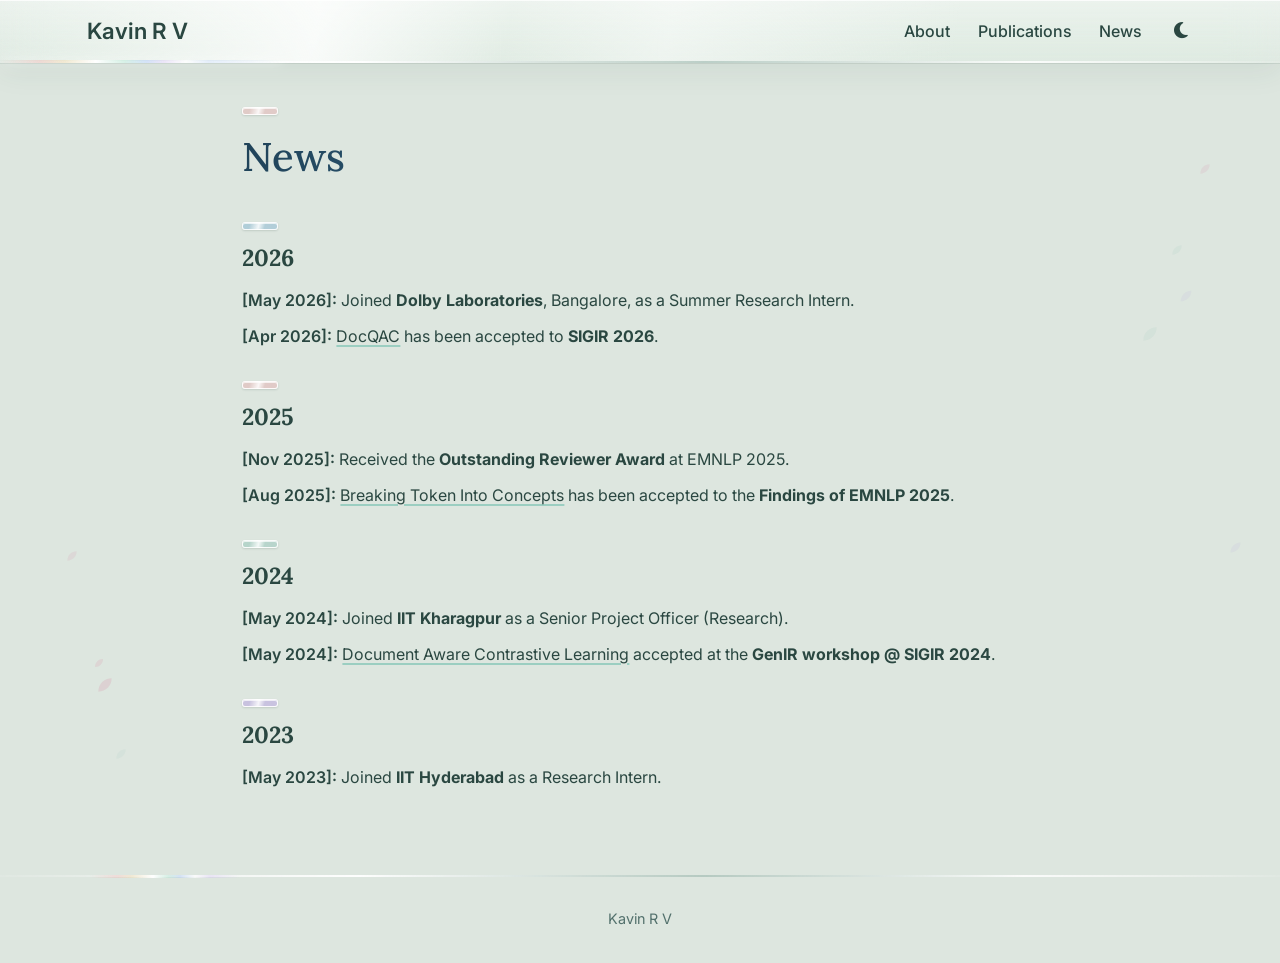
<file: news.html>
<!DOCTYPE html>
<html lang="en">
<head>
  <meta charset="UTF-8">
  <meta name="viewport" content="width=device-width, initial-scale=1.0">
  <title>News · Kavin R V</title>
  <meta name="description" content="News and updates from Kavin R V.">
  <link rel="icon" href="data:image/svg+xml,<svg xmlns='http://www.w3.org/2000/svg' viewBox='0 0 100 100'><circle cx='50' cy='50' r='48' fill='%23C0E1D2'/><text x='50' y='68' font-size='52' text-anchor='middle' fill='%232C4A44' font-family='Georgia,serif'>K</text></svg>">
  <script>try{var t=localStorage.getItem('theme');if(t)document.documentElement.setAttribute('data-theme',t);}catch(e){}</script>
  <link rel="preconnect" href="https://fonts.googleapis.com">
  <link rel="preconnect" href="https://fonts.gstatic.com" crossorigin>
  <link href="https://fonts.googleapis.com/css2?family=Inter:wght@400;500;600;700&family=Lora:ital,wght@0,400;0,500;0,600;1,400&display=swap" rel="stylesheet">
  <link rel="stylesheet" href="https://cdnjs.cloudflare.com/ajax/libs/font-awesome/6.5.2/css/all.min.css">
  <link rel="stylesheet" href="css/style.css">
</head>
<body>

  <header class="navbar">
    <div class="nav-inner">
      <a class="brand" href="index.html"><span>Kavin R V</span></a>
      <nav class="nav-links" aria-label="Main">
        <a href="index.html#about">About</a>
        <a href="index.html#publications">Publications</a>
        <a href="news.html">News</a>
        <button id="theme-toggle" type="button" aria-label="Toggle dark mode"><i class="fa-solid fa-moon"></i></button>
      </nav>
    </div>
  </header>

  <div class="petals page-petals" aria-hidden="true">
    <svg class="petal teal u1" viewBox="0 0 24 24"><path d="M20 4C20 13 13 20 4 20 4 11 11 4 20 4Z"/></svg>
    <svg class="petal u2" viewBox="0 0 24 24"><path d="M20 4C20 13 13 20 4 20 4 11 11 4 20 4Z"/></svg>
    <svg class="petal u3" viewBox="0 0 24 24"><path d="M20 4C20 13 13 20 4 20 4 11 11 4 20 4Z"/></svg>
    <svg class="petal lav u4" viewBox="0 0 24 24"><path d="M20 4C20 13 13 20 4 20 4 11 11 4 20 4Z"/></svg>
    <svg class="petal teal u5" viewBox="0 0 24 24"><path d="M20 4C20 13 13 20 4 20 4 11 11 4 20 4Z"/></svg>
    <svg class="petal u6" viewBox="0 0 24 24"><path d="M20 4C20 13 13 20 4 20 4 11 11 4 20 4Z"/></svg>
    <svg class="petal u7" viewBox="0 0 24 24"><path d="M20 4C20 13 13 20 4 20 4 11 11 4 20 4Z"/></svg>
    <svg class="petal lav u8" viewBox="0 0 24 24"><path d="M20 4C20 13 13 20 4 20 4 11 11 4 20 4Z"/></svg>
    <svg class="petal teal u9" viewBox="0 0 24 24"><path d="M20 4C20 13 13 20 4 20 4 11 11 4 20 4Z"/></svg>
  </div>

  <main class="container news-page">
    <h1 class="page-title serif">News</h1>

    <div id="news-page-list">
      <!-- Rendered from js/data.js — edit news there once for both pages. -->
      <noscript><p>The news list needs JavaScript; you can also read it in <code>js/data.js</code>.</p></noscript>
    </div>

  </main>

  <footer>Kavin R V</footer>

  <script src="js/data.js"></script>
  <script src="js/main.js"></script>
</body>
</html>
</file>
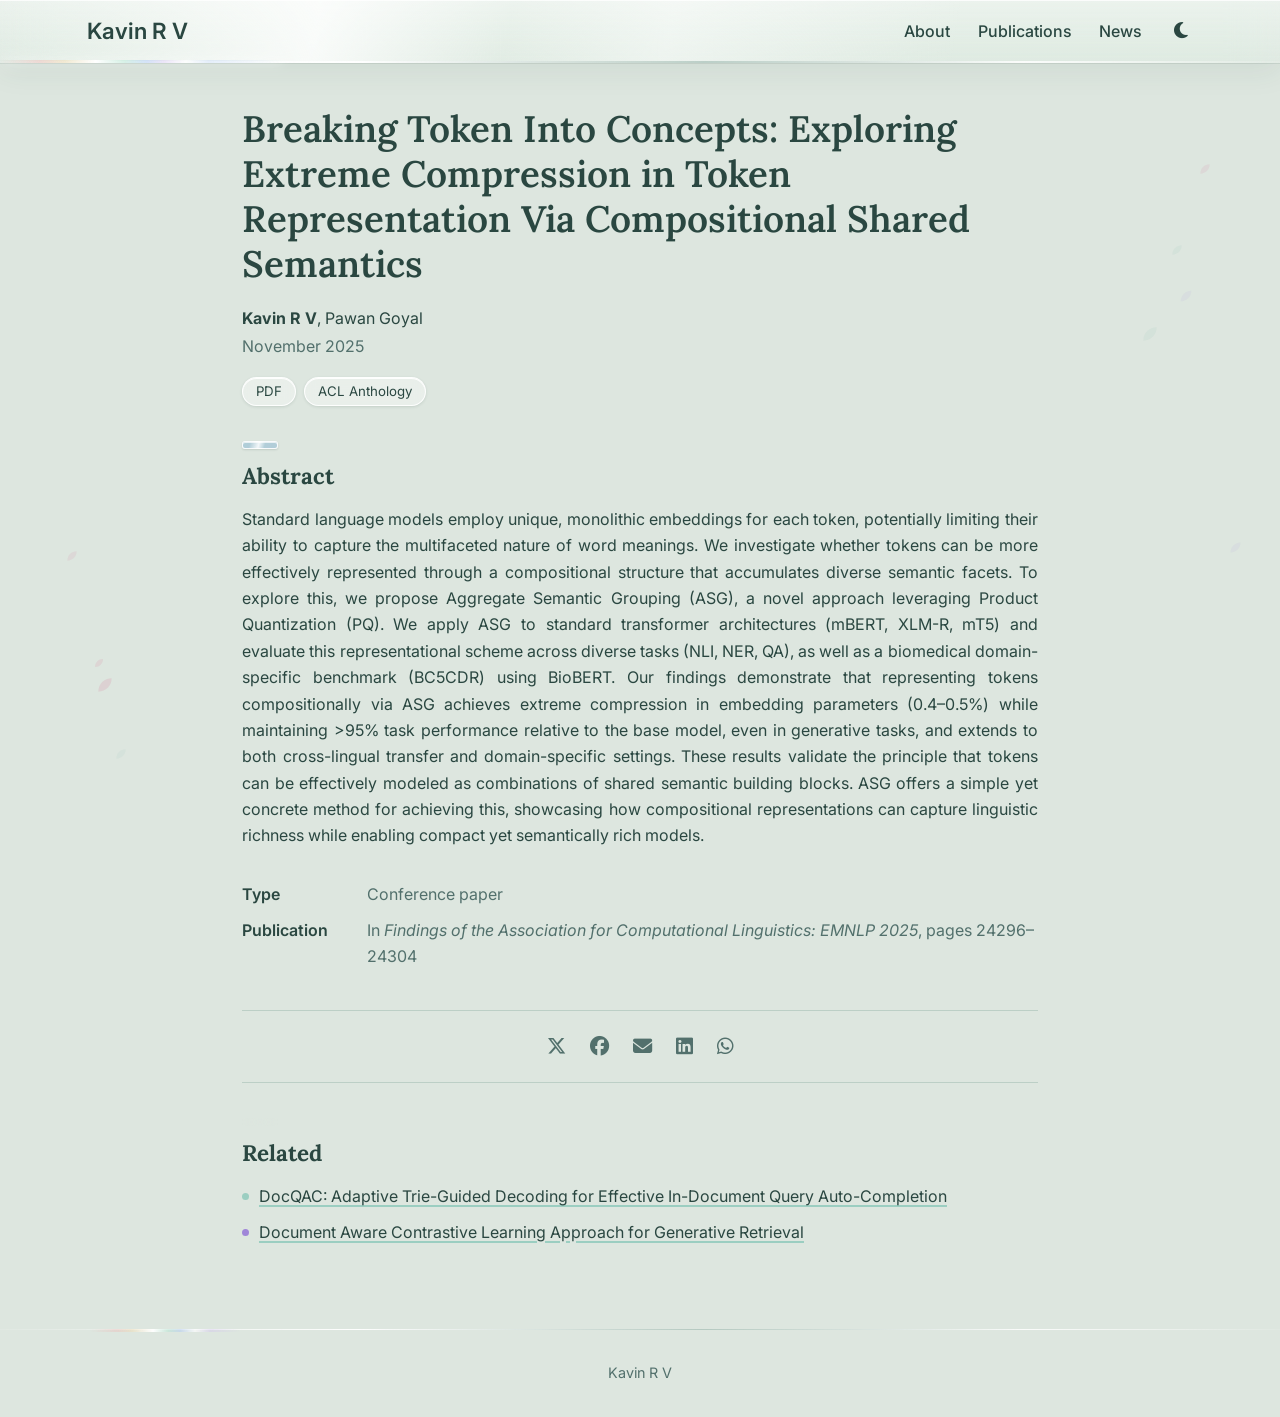
<file: publications/breaking-tokens.html>
<!DOCTYPE html>
<html lang="en">
<head>
  <meta charset="UTF-8">
  <meta name="viewport" content="width=device-width, initial-scale=1.0">
  <title>Breaking Token Into Concepts · Kavin R V</title>
  <meta name="description" content="Breaking Token Into Concepts: Exploring Extreme Compression in Token Representation Via Compositional Shared Semantics — Findings of EMNLP 2025.">
  <link rel="icon" href="data:image/svg+xml,<svg xmlns='http://www.w3.org/2000/svg' viewBox='0 0 100 100'><circle cx='50' cy='50' r='48' fill='%23C0E1D2'/><text x='50' y='68' font-size='52' text-anchor='middle' fill='%232C4A44' font-family='Georgia,serif'>K</text></svg>">
  <script>try{var t=localStorage.getItem('theme');if(t)document.documentElement.setAttribute('data-theme',t);}catch(e){}</script>
  <link rel="preconnect" href="https://fonts.googleapis.com">
  <link rel="preconnect" href="https://fonts.gstatic.com" crossorigin>
  <link href="https://fonts.googleapis.com/css2?family=Inter:wght@400;500;600;700&family=Lora:ital,wght@0,400;0,500;0,600;1,400&display=swap" rel="stylesheet">
  <link rel="stylesheet" href="https://cdnjs.cloudflare.com/ajax/libs/font-awesome/6.5.2/css/all.min.css">
  <link rel="stylesheet" href="../css/style.css">
</head>
<body>

  <header class="navbar">
    <div class="nav-inner">
      <a class="brand" href="../index.html"><span>Kavin R V</span></a>
      <nav class="nav-links" aria-label="Main">
        <a href="../index.html#about">About</a>
        <a href="../index.html#publications">Publications</a>
        <a href="../news.html">News</a>
        <button id="theme-toggle" type="button" aria-label="Toggle dark mode"><i class="fa-solid fa-moon"></i></button>
      </nav>
    </div>
  </header>

  <div class="petals page-petals" aria-hidden="true">
    <svg class="petal teal u1" viewBox="0 0 24 24"><path d="M20 4C20 13 13 20 4 20 4 11 11 4 20 4Z"/></svg>
    <svg class="petal u2" viewBox="0 0 24 24"><path d="M20 4C20 13 13 20 4 20 4 11 11 4 20 4Z"/></svg>
    <svg class="petal u3" viewBox="0 0 24 24"><path d="M20 4C20 13 13 20 4 20 4 11 11 4 20 4Z"/></svg>
    <svg class="petal lav u4" viewBox="0 0 24 24"><path d="M20 4C20 13 13 20 4 20 4 11 11 4 20 4Z"/></svg>
    <svg class="petal teal u5" viewBox="0 0 24 24"><path d="M20 4C20 13 13 20 4 20 4 11 11 4 20 4Z"/></svg>
    <svg class="petal u6" viewBox="0 0 24 24"><path d="M20 4C20 13 13 20 4 20 4 11 11 4 20 4Z"/></svg>
    <svg class="petal u7" viewBox="0 0 24 24"><path d="M20 4C20 13 13 20 4 20 4 11 11 4 20 4Z"/></svg>
    <svg class="petal lav u8" viewBox="0 0 24 24"><path d="M20 4C20 13 13 20 4 20 4 11 11 4 20 4Z"/></svg>
    <svg class="petal teal u9" viewBox="0 0 24 24"><path d="M20 4C20 13 13 20 4 20 4 11 11 4 20 4Z"/></svg>
  </div>

  <main class="container paper">
    <h1 class="paper-title serif">Breaking Token Into Concepts: Exploring Extreme Compression in Token Representation Via Compositional Shared Semantics</h1>
    <p class="paper-authors"><strong>Kavin R V</strong>, Pawan Goyal</p>
    <p class="paper-date">November 2025</p>

    <div class="pub-links">
      <a class="btn-sm" href="https://aclanthology.org/2025.findings-emnlp.1319.pdf" target="_blank" rel="noopener">PDF</a>
      <a class="btn-sm" href="https://aclanthology.org/2025.findings-emnlp.1319/" target="_blank" rel="noopener">ACL Anthology</a>
    </div>

    <h2>Abstract</h2>
    <p class="abstract">
      Standard language models employ unique, monolithic embeddings for each token, potentially limiting
      their ability to capture the multifaceted nature of word meanings. We investigate whether tokens
      can be more effectively represented through a compositional structure that accumulates diverse
      semantic facets. To explore this, we propose Aggregate Semantic Grouping (ASG), a novel approach
      leveraging Product Quantization (PQ). We apply ASG to standard transformer architectures (mBERT,
      XLM-R, mT5) and evaluate this representational scheme across diverse tasks (NLI, NER, QA), as well
      as a biomedical domain-specific benchmark (BC5CDR) using BioBERT. Our findings demonstrate that
      representing tokens compositionally via ASG achieves extreme compression in embedding parameters
      (0.4&ndash;0.5%) while maintaining &gt;95% task performance relative to the base model, even in
      generative tasks, and extends to both cross-lingual transfer and domain-specific settings. These
      results validate the principle that tokens can be effectively modeled as combinations of shared
      semantic building blocks. ASG offers a simple yet concrete method for achieving this, showcasing
      how compositional representations can capture linguistic richness while enabling compact yet
      semantically rich models.
    </p>

    <table class="meta">
      <tr><th>Type</th><td>Conference paper</td></tr>
      <tr><th>Publication</th><td>In <em>Findings of the Association for Computational Linguistics: EMNLP 2025</em>, pages 24296&ndash;24304</td></tr>
    </table>

    <div class="share" aria-label="Share this paper">
      <a data-share="twitter" href="#" aria-label="Share on X"><i class="fa-brands fa-x-twitter"></i></a>
      <a data-share="facebook" href="#" aria-label="Share on Facebook"><i class="fa-brands fa-facebook"></i></a>
      <a data-share="email" href="#" aria-label="Share by email"><i class="fa-solid fa-envelope"></i></a>
      <a data-share="linkedin" href="#" aria-label="Share on LinkedIn"><i class="fa-brands fa-linkedin"></i></a>
      <a data-share="whatsapp" href="#" aria-label="Share on WhatsApp"><i class="fa-brands fa-whatsapp"></i></a>
    </div>

    <h2>Related</h2>
    <ul class="related-list">
      <li><a href="docqac.html">DocQAC: Adaptive Trie-Guided Decoding for Effective In-Document Query Auto-Completion</a></li>
      <li><a href="document-aware.html">Document Aware Contrastive Learning Approach for Generative Retrieval</a></li>
    </ul>
  </main>

  <footer>Kavin R V</footer>

  <script src="../js/main.js"></script>
</body>
</html>
</file>
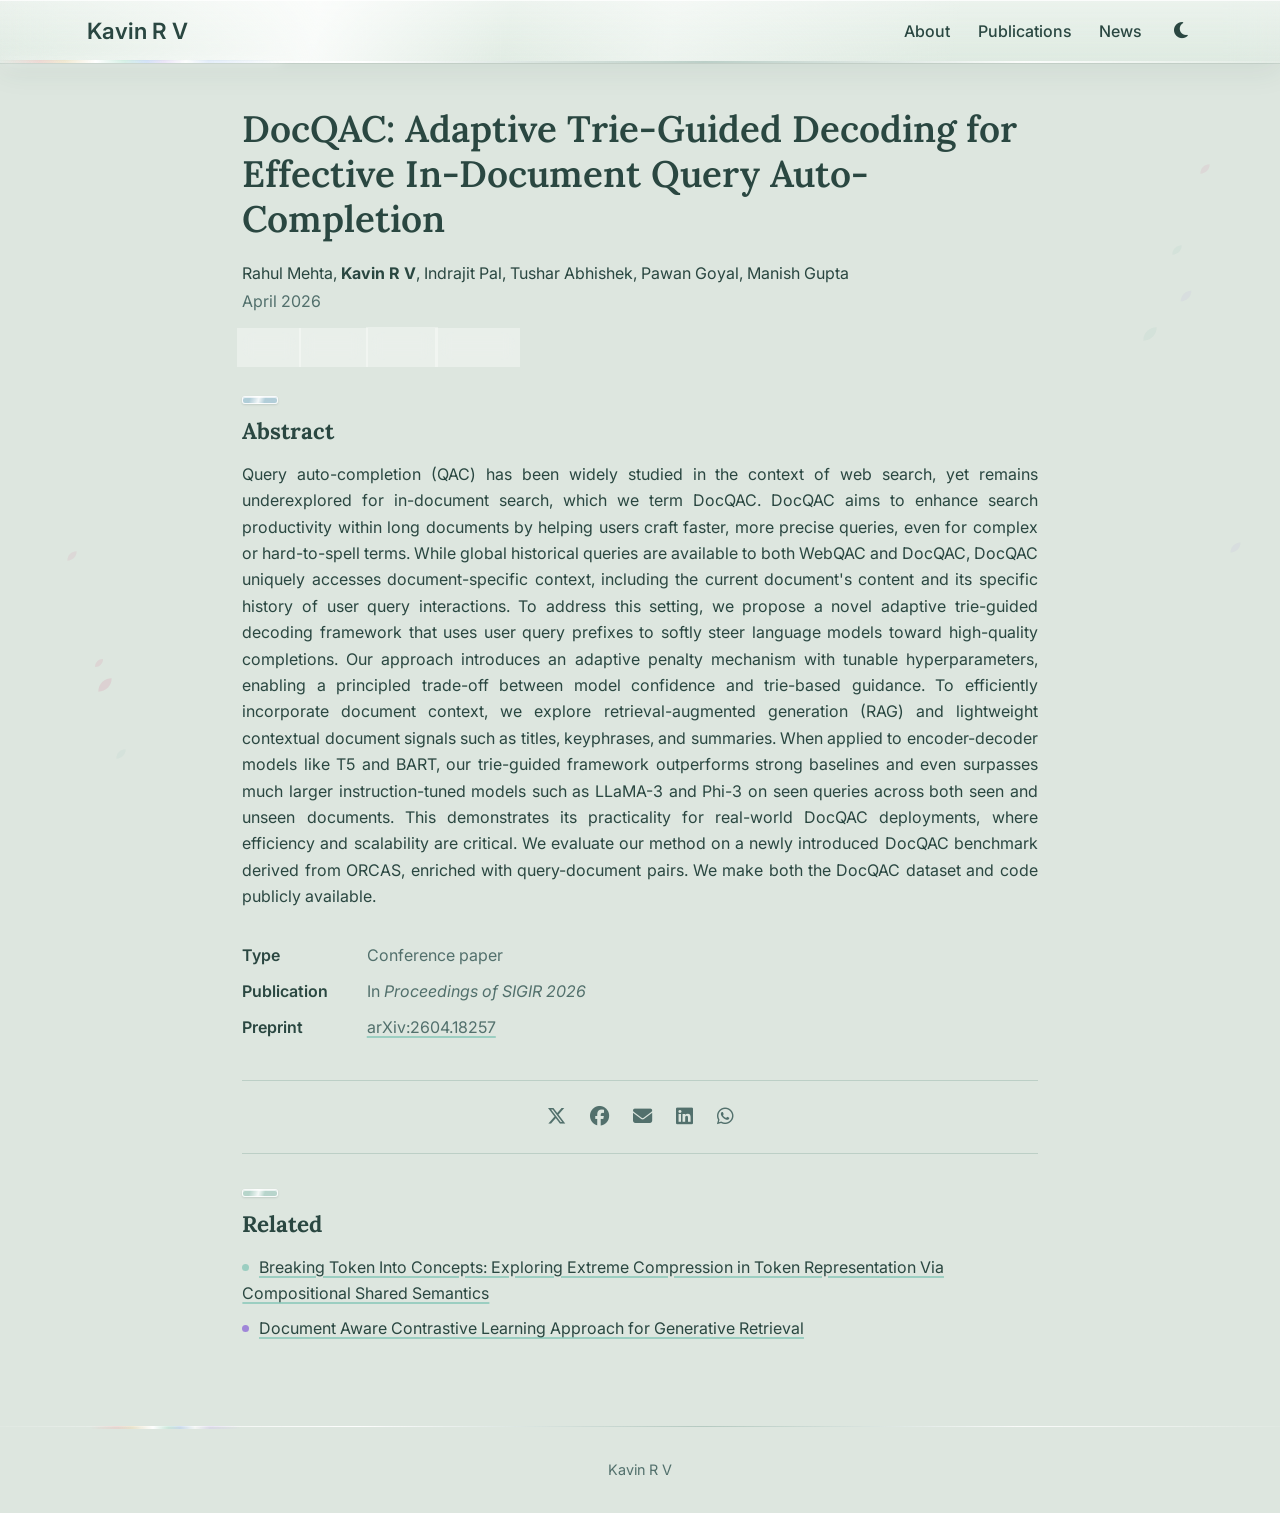
<file: publications/docqac.html>
<!DOCTYPE html>
<html lang="en">
<head>
  <meta charset="UTF-8">
  <meta name="viewport" content="width=device-width, initial-scale=1.0">
  <title>DocQAC: Adaptive Trie-Guided Decoding for Effective In-Document Query Auto-Completion · Kavin R V</title>
  <meta name="description" content="DocQAC: Adaptive Trie-Guided Decoding for Effective In-Document Query Auto-Completion — SIGIR 2026.">
  <link rel="icon" href="data:image/svg+xml,<svg xmlns='http://www.w3.org/2000/svg' viewBox='0 0 100 100'><circle cx='50' cy='50' r='48' fill='%23C0E1D2'/><text x='50' y='68' font-size='52' text-anchor='middle' fill='%232C4A44' font-family='Georgia,serif'>K</text></svg>">
  <script>try{var t=localStorage.getItem('theme');if(t)document.documentElement.setAttribute('data-theme',t);}catch(e){}</script>
  <link rel="preconnect" href="https://fonts.googleapis.com">
  <link rel="preconnect" href="https://fonts.gstatic.com" crossorigin>
  <link href="https://fonts.googleapis.com/css2?family=Inter:wght@400;500;600;700&family=Lora:ital,wght@0,400;0,500;0,600;1,400&display=swap" rel="stylesheet">
  <link rel="stylesheet" href="https://cdnjs.cloudflare.com/ajax/libs/font-awesome/6.5.2/css/all.min.css">
  <link rel="stylesheet" href="../css/style.css">
</head>
<body>

  <header class="navbar">
    <div class="nav-inner">
      <a class="brand" href="../index.html"><span>Kavin R V</span></a>
      <nav class="nav-links" aria-label="Main">
        <a href="../index.html#about">About</a>
        <a href="../index.html#publications">Publications</a>
        <a href="../news.html">News</a>
        <button id="theme-toggle" type="button" aria-label="Toggle dark mode"><i class="fa-solid fa-moon"></i></button>
      </nav>
    </div>
  </header>

  <div class="petals page-petals" aria-hidden="true">
    <svg class="petal teal u1" viewBox="0 0 24 24"><path d="M20 4C20 13 13 20 4 20 4 11 11 4 20 4Z"/></svg>
    <svg class="petal u2" viewBox="0 0 24 24"><path d="M20 4C20 13 13 20 4 20 4 11 11 4 20 4Z"/></svg>
    <svg class="petal u3" viewBox="0 0 24 24"><path d="M20 4C20 13 13 20 4 20 4 11 11 4 20 4Z"/></svg>
    <svg class="petal lav u4" viewBox="0 0 24 24"><path d="M20 4C20 13 13 20 4 20 4 11 11 4 20 4Z"/></svg>
    <svg class="petal teal u5" viewBox="0 0 24 24"><path d="M20 4C20 13 13 20 4 20 4 11 11 4 20 4Z"/></svg>
    <svg class="petal u6" viewBox="0 0 24 24"><path d="M20 4C20 13 13 20 4 20 4 11 11 4 20 4Z"/></svg>
    <svg class="petal u7" viewBox="0 0 24 24"><path d="M20 4C20 13 13 20 4 20 4 11 11 4 20 4Z"/></svg>
    <svg class="petal lav u8" viewBox="0 0 24 24"><path d="M20 4C20 13 13 20 4 20 4 11 11 4 20 4Z"/></svg>
    <svg class="petal teal u9" viewBox="0 0 24 24"><path d="M20 4C20 13 13 20 4 20 4 11 11 4 20 4Z"/></svg>
  </div>

  <main class="container paper">
    <h1 class="paper-title serif">DocQAC: Adaptive Trie-Guided Decoding for Effective In-Document Query Auto-Completion</h1>
    <p class="paper-authors">Rahul Mehta, <strong>Kavin R V</strong>, Indrajit Pal, Tushar Abhishek, Pawan Goyal, Manish Gupta</p>
    <p class="paper-date">April 2026</p>

    <div class="pub-links">
      <a class="btn-sm" href="https://arxiv.org/pdf/2604.18257" target="_blank" rel="noopener">PDF</a>
      <a class="btn-sm" href="https://arxiv.org/abs/2604.18257" target="_blank" rel="noopener">arXiv</a>
      <a class="btn-sm" href="https://github.com/rahcode7/DocQAC" target="_blank" rel="noopener">Code</a>
      <a class="btn-sm" href="https://bit.ly/3IGEkbH" target="_blank" rel="noopener">Dataset</a>
    </div>

    <h2>Abstract</h2>
    <p class="abstract">
      Query auto-completion (QAC) has been widely studied in the context of web search, yet remains
      underexplored for in-document search, which we term DocQAC. DocQAC aims to enhance search
      productivity within long documents by helping users craft faster, more precise queries, even for
      complex or hard-to-spell terms. While global historical queries are available to both WebQAC and
      DocQAC, DocQAC uniquely accesses document-specific context, including the current document's
      content and its specific history of user query interactions. To address this setting, we propose a
      novel adaptive trie-guided decoding framework that uses user query prefixes to softly steer
      language models toward high-quality completions. Our approach introduces an adaptive penalty
      mechanism with tunable hyperparameters, enabling a principled trade-off between model confidence
      and trie-based guidance. To efficiently incorporate document context, we explore
      retrieval-augmented generation (RAG) and lightweight contextual document signals such as titles,
      keyphrases, and summaries. When applied to encoder-decoder models like T5 and BART, our
      trie-guided framework outperforms strong baselines and even surpasses much larger
      instruction-tuned models such as LLaMA-3 and Phi-3 on seen queries across both seen and unseen
      documents. This demonstrates its practicality for real-world DocQAC deployments, where efficiency
      and scalability are critical. We evaluate our method on a newly introduced DocQAC benchmark
      derived from ORCAS, enriched with query-document pairs. We make both the DocQAC dataset and code
      publicly available.
    </p>

    <table class="meta">
      <tr><th>Type</th><td>Conference paper</td></tr>
      <tr><th>Publication</th><td>In <em>Proceedings of SIGIR 2026</em></td></tr>
      <tr><th>Preprint</th><td><a href="https://arxiv.org/abs/2604.18257" target="_blank" rel="noopener">arXiv:2604.18257</a></td></tr>
    </table>

    <div class="share" aria-label="Share this paper">
      <a data-share="twitter" href="#" aria-label="Share on X"><i class="fa-brands fa-x-twitter"></i></a>
      <a data-share="facebook" href="#" aria-label="Share on Facebook"><i class="fa-brands fa-facebook"></i></a>
      <a data-share="email" href="#" aria-label="Share by email"><i class="fa-solid fa-envelope"></i></a>
      <a data-share="linkedin" href="#" aria-label="Share on LinkedIn"><i class="fa-brands fa-linkedin"></i></a>
      <a data-share="whatsapp" href="#" aria-label="Share on WhatsApp"><i class="fa-brands fa-whatsapp"></i></a>
    </div>

    <h2>Related</h2>
    <ul class="related-list">
      <li><a href="breaking-tokens.html">Breaking Token Into Concepts: Exploring Extreme Compression in Token Representation Via Compositional Shared Semantics</a></li>
      <li><a href="document-aware.html">Document Aware Contrastive Learning Approach for Generative Retrieval</a></li>
    </ul>
  </main>

  <footer>Kavin R V</footer>

  <script src="../js/main.js"></script>
</body>
</html>
</file>
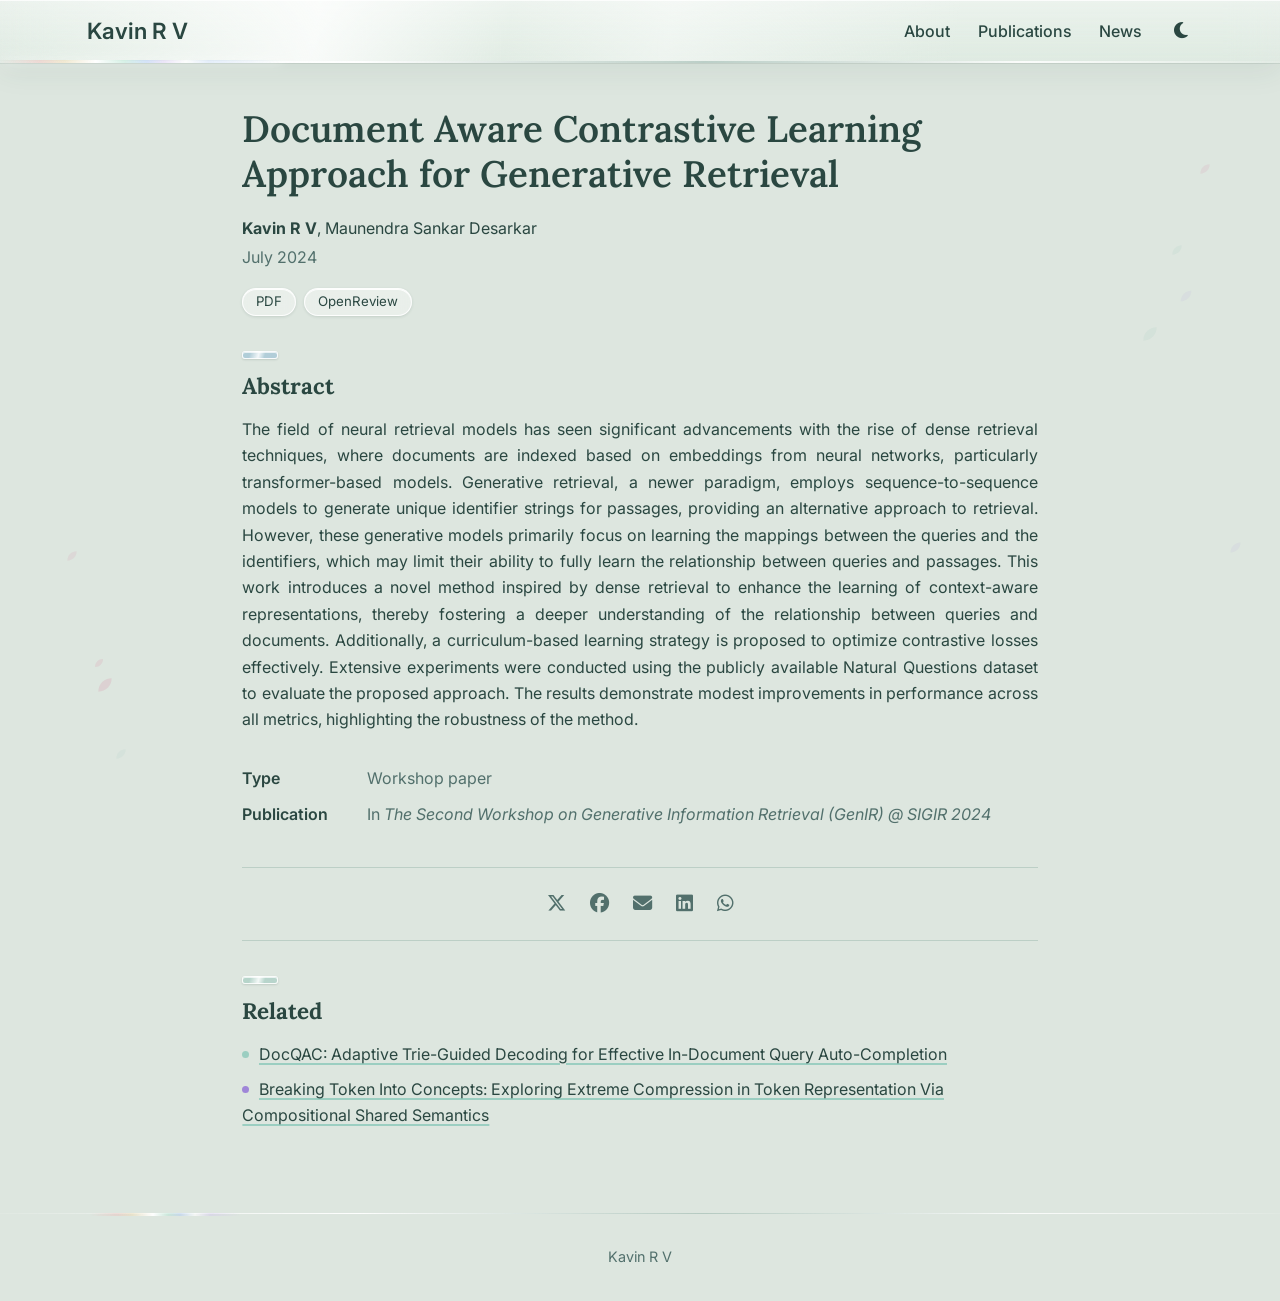
<file: publications/document-aware.html>
<!DOCTYPE html>
<html lang="en">
<head>
  <meta charset="UTF-8">
  <meta name="viewport" content="width=device-width, initial-scale=1.0">
  <title>Document Aware Contrastive Learning Approach for Generative Retrieval · Kavin R V</title>
  <meta name="description" content="Document Aware Contrastive Learning Approach for Generative Retrieval — GenIR Workshop @ SIGIR 2024.">
  <link rel="icon" href="data:image/svg+xml,<svg xmlns='http://www.w3.org/2000/svg' viewBox='0 0 100 100'><circle cx='50' cy='50' r='48' fill='%23C0E1D2'/><text x='50' y='68' font-size='52' text-anchor='middle' fill='%232C4A44' font-family='Georgia,serif'>K</text></svg>">
  <script>try{var t=localStorage.getItem('theme');if(t)document.documentElement.setAttribute('data-theme',t);}catch(e){}</script>
  <link rel="preconnect" href="https://fonts.googleapis.com">
  <link rel="preconnect" href="https://fonts.gstatic.com" crossorigin>
  <link href="https://fonts.googleapis.com/css2?family=Inter:wght@400;500;600;700&family=Lora:ital,wght@0,400;0,500;0,600;1,400&display=swap" rel="stylesheet">
  <link rel="stylesheet" href="https://cdnjs.cloudflare.com/ajax/libs/font-awesome/6.5.2/css/all.min.css">
  <link rel="stylesheet" href="../css/style.css">
</head>
<body>

  <header class="navbar">
    <div class="nav-inner">
      <a class="brand" href="../index.html"><span>Kavin R V</span></a>
      <nav class="nav-links" aria-label="Main">
        <a href="../index.html#about">About</a>
        <a href="../index.html#publications">Publications</a>
        <a href="../news.html">News</a>
        <button id="theme-toggle" type="button" aria-label="Toggle dark mode"><i class="fa-solid fa-moon"></i></button>
      </nav>
    </div>
  </header>

  <div class="petals page-petals" aria-hidden="true">
    <svg class="petal teal u1" viewBox="0 0 24 24"><path d="M20 4C20 13 13 20 4 20 4 11 11 4 20 4Z"/></svg>
    <svg class="petal u2" viewBox="0 0 24 24"><path d="M20 4C20 13 13 20 4 20 4 11 11 4 20 4Z"/></svg>
    <svg class="petal u3" viewBox="0 0 24 24"><path d="M20 4C20 13 13 20 4 20 4 11 11 4 20 4Z"/></svg>
    <svg class="petal lav u4" viewBox="0 0 24 24"><path d="M20 4C20 13 13 20 4 20 4 11 11 4 20 4Z"/></svg>
    <svg class="petal teal u5" viewBox="0 0 24 24"><path d="M20 4C20 13 13 20 4 20 4 11 11 4 20 4Z"/></svg>
    <svg class="petal u6" viewBox="0 0 24 24"><path d="M20 4C20 13 13 20 4 20 4 11 11 4 20 4Z"/></svg>
    <svg class="petal u7" viewBox="0 0 24 24"><path d="M20 4C20 13 13 20 4 20 4 11 11 4 20 4Z"/></svg>
    <svg class="petal lav u8" viewBox="0 0 24 24"><path d="M20 4C20 13 13 20 4 20 4 11 11 4 20 4Z"/></svg>
    <svg class="petal teal u9" viewBox="0 0 24 24"><path d="M20 4C20 13 13 20 4 20 4 11 11 4 20 4Z"/></svg>
  </div>

  <main class="container paper">
    <h1 class="paper-title serif">Document Aware Contrastive Learning Approach for Generative Retrieval</h1>
    <p class="paper-authors"><strong>Kavin R V</strong>, Maunendra Sankar Desarkar</p>
    <p class="paper-date">July 2024</p>

    <div class="pub-links">
      <a class="btn-sm" href="https://openreview.net/pdf?id=P04rZjcgF7" target="_blank" rel="noopener">PDF</a>
      <a class="btn-sm" href="https://openreview.net/forum?id=P04rZjcgF7" target="_blank" rel="noopener">OpenReview</a>
    </div>

    <h2>Abstract</h2>
    <p class="abstract">
      The field of neural retrieval models has seen significant advancements with the rise of dense
      retrieval techniques, where documents are indexed based on embeddings from neural networks,
      particularly transformer-based models. Generative retrieval, a newer paradigm, employs
      sequence-to-sequence models to generate unique identifier strings for passages, providing an
      alternative approach to retrieval. However, these generative models primarily focus on learning
      the mappings between the queries and the identifiers, which may limit their ability to fully learn
      the relationship between queries and passages. This work introduces a novel method inspired by
      dense retrieval to enhance the learning of context-aware representations, thereby fostering a
      deeper understanding of the relationship between queries and documents. Additionally, a
      curriculum-based learning strategy is proposed to optimize contrastive losses effectively.
      Extensive experiments were conducted using the publicly available Natural Questions dataset to
      evaluate the proposed approach. The results demonstrate modest improvements in performance across
      all metrics, highlighting the robustness of the method.
    </p>

    <table class="meta">
      <tr><th>Type</th><td>Workshop paper</td></tr>
      <tr><th>Publication</th><td>In <em>The Second Workshop on Generative Information Retrieval (GenIR) @ SIGIR 2024</em></td></tr>
    </table>

    <div class="share" aria-label="Share this paper">
      <a data-share="twitter" href="#" aria-label="Share on X"><i class="fa-brands fa-x-twitter"></i></a>
      <a data-share="facebook" href="#" aria-label="Share on Facebook"><i class="fa-brands fa-facebook"></i></a>
      <a data-share="email" href="#" aria-label="Share by email"><i class="fa-solid fa-envelope"></i></a>
      <a data-share="linkedin" href="#" aria-label="Share on LinkedIn"><i class="fa-brands fa-linkedin"></i></a>
      <a data-share="whatsapp" href="#" aria-label="Share on WhatsApp"><i class="fa-brands fa-whatsapp"></i></a>
    </div>

    <h2>Related</h2>
    <ul class="related-list">
      <li><a href="docqac.html">DocQAC: Adaptive Trie-Guided Decoding for Effective In-Document Query Auto-Completion</a></li>
      <li><a href="breaking-tokens.html">Breaking Token Into Concepts: Exploring Extreme Compression in Token Representation Via Compositional Shared Semantics</a></li>
    </ul>
  </main>

  <footer>Kavin R V</footer>

  <script src="../js/main.js"></script>
</body>
</html>
</file>
<file: css/style.css>
/* =========================================================
   Kavin R V — personal academic website
   LIGHT = frosted GLASS: cool mint/sage pigment (aligned with
   the dark palette's blue-green cast), translucent panels,
   prismatic reflections. DARK = brushed METAL: gunmetal with
   the bright-red glint. The theme toggle
   dusk falls to dark, dawn rises to light, transforming the page
   element by element (View Transitions). Palettes:
   C0E1D2-E5EEE4-F6F4E8-DC9B9B + FFB6A6-FFEBD3-9BCEC1-67A2C5.
   ========================================================= */

:root{
  --bg:        #B4D6CD;
  --bg-light:  #DDE6DF;
  --text:      #2A4741;
  --muted:     #52706C;
  --line:      #BCCFC6;

  --accent:    #E63946;
  --accent-2:  #C42F3B;
  --glint:     #FFE3DF;

  --steel:     #67A2C5;
  --teal:      #9BCEC1;
  --tealdeep:  #74B3A4;
  --rosewood:  #DC9B9B;
  --peach:     #FFB6A6;
  --lavender:  #9F86D8;
  --cherry:    #D6336C;

  --m1:#3D505A; --m2:#6B8591; --m3:#2C3C45;
  --sheen:rgba(255,255,255,.9);
  --pmul:1;

  --serif: 'Lora', Georgia, 'Times New Roman', serif;
  --sans:  'Inter', system-ui, -apple-system, 'Segoe UI', Roboto, sans-serif;
}
html[data-theme="dark"]{
  --bg:#24333D; --bg-light:#1B252C;
  --text:#E9F1F3; --muted:#9EB5BD; --line:#34464F;
  --accent:#FF5A63; --accent-2:#FF8A90; --glint:#FFD6D3;
  --steel:#8FC0E0; --teal:#9BCEC1; --tealdeep:#7FC4B1;
  --rosewood:#E2A9A9; --peach:#FFB6A6; --lavender:#B9A5EE; --cherry:#F0709E;
  --sheen:rgba(255,255,255,.32);
  --pmul:.6;
}

*{box-sizing:border-box;margin:0;padding:0}
html{scroll-behavior:smooth}
@media (prefers-reduced-motion: reduce){ html{scroll-behavior:auto} }
body{font-family:var(--sans);background:var(--bg-light);color:var(--text);line-height:1.65;
     -webkit-font-smoothing:antialiased;transition:background .25s,color .25s}
img{max-width:100%}
main{position:relative;z-index:1}
.no-anim,.no-anim *{transition:none!important}

/* Theme toggle choreography (View Transitions API):
   -> DARK  "dusk": a soft curtain of darkness falls down the page while the
      glass dims beneath it; navbar, ring, headings and footer temper in turn.
   -> LIGHT "dawn": a soft curtain of light washes down the page while the
      metal dissolves into brightness beneath it; each element crystallises. */
::view-transition-group(*){animation-duration:.55s;animation-timing-function:cubic-bezier(.45,0,.2,1)}
::view-transition-old(vt-nav),::view-transition-old(vt-ring),::view-transition-old(vt-foot),
::view-transition-old(vt-t1),::view-transition-old(vt-t2),
::view-transition-old(vt-t3),::view-transition-old(vt-t4){animation-duration:.28s}

html[data-vt="to-dark"]::view-transition-old(root){animation:vt-dim .75s ease both}
@keyframes vt-dim{to{filter:brightness(.72) saturate(.9) blur(6px)}}
html[data-vt="to-dark"]::view-transition-new(root){
  animation:vt-dusk .8s cubic-bezier(.3,0,.15,1) both;
  -webkit-mask-image:linear-gradient(180deg,#000 42%,rgba(0,0,0,.55) 55%,rgba(0,0,0,0) 72%);
          mask-image:linear-gradient(180deg,#000 42%,rgba(0,0,0,.55) 55%,rgba(0,0,0,0) 72%);
  -webkit-mask-size:100% 300%;mask-size:100% 300%;
  -webkit-mask-repeat:no-repeat;mask-repeat:no-repeat}
@keyframes vt-dusk{
  from{-webkit-mask-position:0 100%;mask-position:0 100%;filter:brightness(.85) blur(4px)}
  55% {filter:brightness(.95) blur(1.5px)}
  to  {-webkit-mask-position:0 0;mask-position:0 0;filter:none}}
html[data-vt="to-dark"]::view-transition-new(vt-nav){animation:quench .45s .04s both}
html[data-vt="to-dark"]::view-transition-new(vt-ring){animation:quench .45s .10s both}
html[data-vt="to-dark"]::view-transition-new(vt-t1){animation:quench .45s .14s both}
html[data-vt="to-dark"]::view-transition-new(vt-t2){animation:quench .45s .18s both}
html[data-vt="to-dark"]::view-transition-new(vt-t3){animation:quench .45s .22s both}
html[data-vt="to-dark"]::view-transition-new(vt-t4){animation:quench .45s .18s both}
html[data-vt="to-dark"]::view-transition-new(vt-foot){animation:quench .45s .26s both}
@keyframes quench{
  from{opacity:.3;filter:brightness(.7) blur(4px);transform:translateY(3px)}
  to  {opacity:1;filter:none;transform:none}}

html[data-vt="to-light"]::view-transition-old(root){animation:vt-melt .75s ease both}
@keyframes vt-melt{to{filter:brightness(1.5) saturate(.85) blur(6px)}}
html[data-vt="to-light"]::view-transition-new(root){
  animation:vt-dawn .8s cubic-bezier(.3,0,.15,1) both;
  -webkit-mask-image:linear-gradient(180deg,#000 42%,rgba(0,0,0,.55) 55%,rgba(0,0,0,0) 72%);
          mask-image:linear-gradient(180deg,#000 42%,rgba(0,0,0,.55) 55%,rgba(0,0,0,0) 72%);
  -webkit-mask-size:100% 300%;mask-size:100% 300%;
  -webkit-mask-repeat:no-repeat;mask-repeat:no-repeat}
@keyframes vt-dawn{
  from{-webkit-mask-position:0 100%;mask-position:0 100%;filter:brightness(1.25) blur(4px)}
  55% {filter:brightness(1.08) blur(1.5px)}
  to  {-webkit-mask-position:0 0;mask-position:0 0;filter:none}}
html[data-vt="to-light"]::view-transition-new(vt-nav){animation:crystal .5s .06s both}
html[data-vt="to-light"]::view-transition-new(vt-ring){animation:crystal .5s .12s both}
html[data-vt="to-light"]::view-transition-new(vt-t1){animation:crystal .5s .16s both}
html[data-vt="to-light"]::view-transition-new(vt-t2){animation:crystal .5s .20s both}
html[data-vt="to-light"]::view-transition-new(vt-t3){animation:crystal .5s .24s both}
html[data-vt="to-light"]::view-transition-new(vt-t4){animation:crystal .5s .20s both}
html[data-vt="to-light"]::view-transition-new(vt-foot){animation:crystal .5s .28s both}
@keyframes crystal{
  from{opacity:.25;filter:blur(6px) brightness(1.5);transform:scale(.985)}
  to  {opacity:1;filter:none;transform:none}}
@media (prefers-reduced-motion: reduce){
  ::view-transition-new(*),::view-transition-old(*){animation:none!important}}

/* Links */
a{color:inherit;text-decoration:underline;text-decoration-color:var(--teal);
  text-decoration-thickness:1.5px;text-underline-offset:3px;
  transition:color .15s,text-decoration-color .15s}
a:hover{color:var(--accent);text-decoration-color:var(--accent)}
:focus-visible{outline:2px solid var(--accent);outline-offset:2px;border-radius:3px}
::selection{background:#A5D2C2;color:#1F3A34}
html[data-theme="dark"] ::selection{background:#2E4A54;color:#E9F1F3}
code{font-family:ui-monospace,SFMono-Regular,Menlo,monospace;font-size:.92em;font-weight:600}
.serif{font-family:var(--serif)}
.container{max-width:1150px;margin:0 auto;padding:0 1.4rem}

/* Major section titles: readable deep glass (light) / chrome (dark); reflection travels on scroll */
.section-title,.news-head h2,.pub-heading,.page-title{color:#1F4258}
html[data-theme="dark"] .section-title,html[data-theme="dark"] .news-head h2,
html[data-theme="dark"] .pub-heading,html[data-theme="dark"] .page-title{color:var(--steel)}
@supports ((-webkit-background-clip:text) or (background-clip:text)){
  .section-title,.news-head h2,.pub-heading,.page-title{
    background-image:linear-gradient(100deg,#1F4258 0%,#3A6E8F 28%,#9FC6D8 47%,#87BBA6 53%,#2F6153 76%,#1F4258 100%);
    background-size:220% 100%;background-position:calc(var(--sp,0)*100%) 0;
    -webkit-background-clip:text;background-clip:text;color:transparent}
  html[data-theme="dark"] .section-title,html[data-theme="dark"] .news-head h2,
  html[data-theme="dark"] .pub-heading,html[data-theme="dark"] .page-title{
    background-image:linear-gradient(100deg,#6FA8CC 0%,#A8D2EC 26%,#F4FBFE 47%,#DFF4EE 53%,#8FD0BC 74%,#6FA8CC 100%)}
}

/* ---------- Sticky navbar ---------- */
.navbar{position:sticky;top:0;z-index:1000;
  background:
    linear-gradient(100deg,rgba(255,255,255,0) 0%,rgba(255,255,255,.78) 10%,rgba(255,255,255,.08) 16%,rgba(255,255,255,.45) 21%,rgba(255,255,255,0) 30%),
    linear-gradient(180deg,rgba(252,254,253,.5),rgba(238,246,242,.22));
  background-size:250% 100%,100% 100%;
  background-position:calc(var(--sp,0)*100%) 0,0 0;
  background-repeat:no-repeat;
  -webkit-backdrop-filter:blur(24px) saturate(1.65);backdrop-filter:blur(24px) saturate(1.65);
  box-shadow:inset 0 1px 0 rgba(255,255,255,.75),0 1px 0 rgba(42,71,65,.10),0 8px 30px rgba(42,71,65,.08)}
html[data-theme="dark"] .navbar{
  background:
    linear-gradient(100deg,rgba(255,255,255,0) 0%,rgba(170,200,212,.18) 12%,rgba(255,255,255,0) 26%),
    repeating-linear-gradient(90deg,rgba(255,255,255,.035) 0 1px,rgba(255,255,255,0) 1px 3px),
    linear-gradient(180deg,rgba(36,48,57,.96),rgba(26,36,44,.9) 55%,rgba(15,23,30,.95));
  background-size:250% 100%,auto,100% 100%;
  background-position:calc(var(--sp,0)*100%) 0,0 0,0 0;
  background-repeat:no-repeat;
  -webkit-backdrop-filter:blur(10px);backdrop-filter:blur(10px);
  box-shadow:inset 0 1px 0 rgba(255,255,255,.06),0 2px 14px rgba(0,0,0,.42)}
.navbar::after{content:"";position:absolute;left:0;right:0;bottom:0;height:1.5px;
  background:linear-gradient(90deg,rgba(255,255,255,.1),rgba(255,255,255,.95) 28%,rgba(148,178,168,.55) 55%,rgba(255,255,255,.85) 80%,rgba(255,255,255,.1))}
html[data-theme="dark"] .navbar::after{height:2px;
  background:linear-gradient(90deg,var(--m1),var(--m2) 30%,var(--m3) 55%,var(--m2) 80%,var(--m1))}
/* the travelling reflection: prismatic glass (light) / bright-red metal (dark) */
.navbar::before{content:"";position:absolute;bottom:0;height:3px;width:22%;
  left:calc(var(--sp,0) * 78%);pointer-events:none;z-index:1;
  background:linear-gradient(90deg,transparent,
    rgba(255,150,150,.25) 14%,rgba(255,214,150,.3) 23%,
    rgba(255,255,255,.98) 34%,
    rgba(160,230,205,.32) 44%,rgba(150,185,255,.34) 52%,rgba(200,160,255,.22) 58%,
    rgba(255,255,255,.72) 66%,rgba(150,185,255,.2) 74%,transparent);
  box-shadow:0 0 12px rgba(255,255,255,.8)}
html[data-theme="dark"] .navbar::before{
  background:linear-gradient(90deg,transparent,var(--accent) 22%,var(--glint) 50%,var(--accent) 78%,transparent);
  box-shadow:0 0 12px rgba(255,90,99,.55)}
.nav-inner{max-width:1150px;margin:0 auto;padding:.8rem 1.4rem;display:flex;align-items:center;flex-wrap:wrap;gap:.5rem 1rem}
.brand{display:flex;align-items:center;gap:.5rem;font-size:1.4rem;font-weight:600;color:var(--text);text-decoration:none}
.brand:hover{color:var(--text)}
.nav-links{margin-left:auto;display:flex;align-items:center;gap:1.7rem}
.nav-links a{position:relative;color:var(--text);font-weight:500;text-decoration:none}
.nav-links a::after{content:"";position:absolute;left:0;right:0;bottom:-5px;height:2px;border-radius:1px;
  background:linear-gradient(90deg,var(--accent),var(--glint),var(--accent));background-size:200% 100%;
  transform:scaleX(0);transform-origin:left;transition:transform .2s ease}
.nav-links a:hover{color:var(--accent)}
.nav-links a:hover::after{transform:scaleX(1);animation:sheen-x 1.1s linear infinite}
#theme-toggle{background:none;border:none;color:var(--text);font-size:1.15rem;cursor:pointer;padding:.2rem .3rem}
#theme-toggle:hover{color:var(--accent)}
@keyframes sheen-x{to{background-position:-200% 0}}

/* ---------- Colour bands ---------- */
.band-mint,.band-cream{position:relative;overflow:hidden}
.band-mint > .container,.band-cream > .container{position:relative;z-index:1}
.band-mint{background:
  radial-gradient(820px 400px at 10% -10%,rgba(103,162,197,.38),transparent 60%),
  radial-gradient(760px 360px at 92% 6%,rgba(255,182,166,.22),transparent 55%),
  linear-gradient(180deg,#BFDED3 0%,#B4D6CD 66%,#BDD8CE 100%)}
.band-cream{background:
  radial-gradient(700px 340px at 88% 12%,rgba(103,162,197,.16),transparent 60%),
  linear-gradient(180deg,#BDD8CE 0%,#CFDDD2 18%,var(--bg-light) 38%,#E4EBE3 100%)}
html[data-theme="dark"] .band-mint{background:
  radial-gradient(820px 400px at 10% -10%,rgba(103,162,197,.17),transparent 60%),
  radial-gradient(760px 360px at 92% 6%,rgba(255,182,166,.06),transparent 55%),
  linear-gradient(180deg,#223540 0%,#20313A 68%,#1F2E37 100%)}
html[data-theme="dark"] .band-cream{background:
  radial-gradient(700px 340px at 88% 12%,rgba(155,206,193,.08),transparent 60%),
  linear-gradient(180deg,#1F2E37 0%,#1D2933 18%,var(--bg-light) 38%,#1E2930 100%)}

/* Drifting leaves & petals */
.petals{position:absolute;inset:0;pointer-events:none}
.page-petals{position:fixed;z-index:0}
.petal{position:absolute;width:18px;fill:var(--cherry);opacity:calc(var(--po,.16)*var(--pmul));
       animation:drift 11s ease-in-out infinite alternate}
.petal.lav{fill:var(--lavender)} .petal.teal{fill:var(--tealdeep)} .petal.peach{fill:var(--peach)}
@keyframes drift{
  from{transform:translateY(0) rotate(var(--r))}
  to  {transform:translateY(15px) rotate(calc(var(--r) + 8deg))}
}
@media (prefers-reduced-motion: reduce){
  .petal{animation:none;transform:rotate(var(--r))}
  .nav-links a:hover::after,.btn-sm:hover{animation:none}
}
/* generated petal positions */
.t1{top:7%;left:94.0%;width:30px;--po:.22;--r:25deg;animation-duration:11.5s}
.t2{top:10%;left:2.5%;width:26px;--po:.20;--r:-55deg;animation-duration:12.6s}
.t3{top:85%;left:71.6%;width:13px;--po:0.12;--r:109deg;animation-duration:13.2s}
.t4{top:51%;left:90.9%;width:20px;--po:0.21;--r:-75deg;animation-duration:9.9s}
.t5{top:43%;left:88.2%;width:20px;--po:0.20;--r:22deg;animation-duration:11.7s}
.t6{top:23%;left:82.4%;width:16px;--po:0.22;--r:92deg;animation-duration:14.3s}
.t7{top:54%;left:72.7%;width:10px;--po:0.13;--r:63deg;animation-duration:11.6s}
.t8{top:82%;left:87.8%;width:20px;--po:0.18;--r:35deg;animation-duration:11.8s}
.t9{top:77%;left:26.0%;width:15px;--po:0.10;--r:46deg;animation-duration:9.0s}
.t10{top:53%;left:50.1%;width:14px;--po:0.11;--r:-52deg;animation-duration:10.0s}
.t11{top:33%;left:88.1%;width:18px;--po:0.20;--r:-18deg;animation-duration:9.6s}
.t12{top:36%;left:74.0%;width:15px;--po:0.12;--r:53deg;animation-duration:13.9s}
.t13{top:89%;left:94.0%;width:20px;--po:0.20;--r:45deg;animation-duration:11.8s}
.t14{top:53%;left:24.1%;width:13px;--po:0.11;--r:109deg;animation-duration:11.7s}
.t15{top:28%;left:25.2%;width:11px;--po:0.11;--r:20deg;animation-duration:9.4s}
.t16{top:69%;left:93.4%;width:18px;--po:0.19;--r:-45deg;animation-duration:14.3s}
.t17{top:21%;left:3.7%;width:15px;--po:0.22;--r:14deg;animation-duration:12.3s}
.t18{top:30%;left:80.8%;width:18px;--po:0.19;--r:-45deg;animation-duration:13.2s}
.t19{top:4%;left:90.7%;width:16px;--po:0.20;--r:69deg;animation-duration:11.3s}
.t20{top:14%;left:77.3%;width:13px;--po:0.10;--r:-56deg;animation-duration:10.0s}
.t21{top:13%;left:7.8%;width:18px;--po:0.17;--r:57deg;animation-duration:14.2s}
.t22{top:18%;left:59.4%;width:11px;--po:0.13;--r:101deg;animation-duration:13.1s}
.t23{top:69%;left:48.5%;width:10px;--po:0.09;--r:19deg;animation-duration:11.6s}
.t24{top:66%;left:17.5%;width:15px;--po:0.10;--r:74deg;animation-duration:10.7s}
.t25{top:83%;left:30.1%;width:14px;--po:0.10;--r:60deg;animation-duration:11.7s}
.t26{top:56%;left:6.6%;width:26px;--po:0.17;--r:-1deg;animation-duration:10.6s}
.c1{top:57%;left:18.8%;width:11px;--po:0.11;--r:10deg;animation-duration:9.4s}
.c2{top:61%;left:82.6%;width:24px;--po:0.20;--r:49deg;animation-duration:12.4s}
.c3{top:49%;left:42.6%;width:13px;--po:0.11;--r:-62deg;animation-duration:10.2s}
.c4{top:65%;left:24.2%;width:15px;--po:0.13;--r:29deg;animation-duration:11.5s}
.c5{top:59%;left:46.8%;width:10px;--po:0.14;--r:-71deg;animation-duration:11.6s}
.c6{top:72%;left:84.7%;width:18px;--po:0.20;--r:-18deg;animation-duration:11.6s}
.c7{top:49%;left:36.9%;width:10px;--po:0.13;--r:-39deg;animation-duration:10.7s}
.c8{top:52%;left:14.7%;width:18px;--po:0.15;--r:78deg;animation-duration:14.2s}
.c9{top:88%;left:11.2%;width:16px;--po:0.21;--r:93deg;animation-duration:10.8s}
.c10{top:88%;left:25.5%;width:12px;--po:0.11;--r:-41deg;animation-duration:13.9s}
.c11{top:66%;left:65.7%;width:13px;--po:0.10;--r:39deg;animation-duration:11.2s}
.c12{top:62%;left:63.9%;width:10px;--po:0.12;--r:-32deg;animation-duration:14.4s}
.c13{top:80%;left:60.2%;width:10px;--po:0.11;--r:48deg;animation-duration:12.2s}
.u1{top:83%;left:8.9%;width:14px;--po:0.07;--r:-32deg;animation-duration:11.5s}
.u2{top:73%;left:7.3%;width:12px;--po:0.09;--r:-1deg;animation-duration:10.0s}
.u3{top:75%;left:7.4%;width:20px;--po:0.11;--r:-76deg;animation-duration:12.6s}
.u4{top:60%;left:95.9%;width:15px;--po:0.07;--r:54deg;animation-duration:12.3s}
.u5{top:27%;left:91.4%;width:14px;--po:0.08;--r:83deg;animation-duration:12.4s}
.u6{top:61%;left:5.1%;width:14px;--po:0.07;--r:10deg;animation-duration:9.3s}
.u7{top:18%;left:93.6%;width:14px;--po:0.07;--r:57deg;animation-duration:10.4s}
.u8{top:32%;left:92.0%;width:16px;--po:0.07;--r:-70deg;animation-duration:13.0s}
.u9{top:36%;left:89.1%;width:20px;--po:0.08;--r:33deg;animation-duration:13.4s}

/* ---------- Section heading chips ---------- */
.section-title::before,.pub-heading::before,.news-head h2::before,
.paper h2::before,.news-year::before,.page-title::before{
  content:"";display:block;width:34px;height:6px;border-radius:3px;margin-bottom:.55rem;
  border:1px solid rgba(255,255,255,.9);
  -webkit-backdrop-filter:blur(10px);backdrop-filter:blur(10px);
  box-shadow:0 1px 2px rgba(42,71,65,.16),inset 0 1px 0 rgba(255,255,255,.7);
  background:linear-gradient(105deg,rgba(255,255,255,.1) 20%,rgba(255,255,255,.85) 46%,rgba(255,255,255,.12) 64%),var(--bar,var(--steel));
  background:linear-gradient(105deg,rgba(255,255,255,.1) 20%,rgba(255,255,255,.85) 46%,rgba(255,255,255,.12) 64%),
             color-mix(in srgb,var(--bar,var(--steel)) 45%,transparent)}
html[data-theme="dark"] .section-title::before,html[data-theme="dark"] .pub-heading::before,
html[data-theme="dark"] .news-head h2::before,html[data-theme="dark"] .paper h2::before,
html[data-theme="dark"] .news-year::before,html[data-theme="dark"] .page-title::before{
  border-color:rgba(255,255,255,.12);
  -webkit-backdrop-filter:none;backdrop-filter:none;
  box-shadow:inset 0 1px 0 rgba(255,255,255,.22),inset 0 -1px 0 rgba(0,0,0,.5);
  background:linear-gradient(105deg,rgba(255,255,255,0) 22%,var(--sheen) 46%,rgba(255,255,255,0) 64%),var(--bar,var(--steel))}
.news-head h2::before,.page-title::before{--bar:var(--rosewood)}
.pub-heading::before{--bar:var(--tealdeep)}
.paper h2:nth-of-type(2)::before{--bar:var(--tealdeep)}
.news-year:nth-of-type(2)::before{--bar:var(--rosewood)}
.news-year:nth-of-type(3)::before{--bar:var(--tealdeep)}
.news-year:nth-of-type(4)::before{--bar:var(--lavender)}

/* ---------- About section ---------- */
.about-grid{display:grid;grid-template-columns:320px minmax(0,1fr);gap:3rem;
            padding-top:3rem;padding-bottom:3.2rem;scroll-margin-top:95px}
.profile-card{text-align:center;align-self:start;padding-top:.6rem}
/* Portrait ring: glass halo (light) / chrome (dark) — the red glint sweeps around it as you scroll */
.avatar-frame{display:inline-block;padding:4px;border-radius:50%;
  background:conic-gradient(from calc(var(--sp,0)*2turn + 210deg),
    rgba(255,255,255,.26) 0deg,
    rgba(255,170,160,.3) 34deg,rgba(255,222,160,.34) 44deg,
    rgba(255,255,255,.98) 54deg,
    rgba(165,232,205,.36) 64deg,rgba(155,190,255,.36) 74deg,rgba(205,165,255,.24) 84deg,
    rgba(255,255,255,.2) 120deg,rgba(255,255,255,.15) 180deg,
    rgba(255,210,170,.2) 214deg,rgba(255,255,255,.7) 232deg,rgba(160,200,255,.22) 250deg,
    rgba(255,255,255,.2) 300deg,rgba(255,255,255,.26) 360deg);
  box-shadow:0 10px 26px rgba(44,74,68,.18),inset 0 0 0 1px rgba(255,255,255,.65)}
html[data-theme="dark"] .avatar-frame{
  background:conic-gradient(from calc(var(--sp,0)*2turn + 210deg),
    #46565F 0deg,#8FA6B0 40deg,#31404A 90deg,
    var(--accent) 112deg,var(--glint) 122deg,var(--accent) 132deg,
    #3A4A54 170deg,#8399A3 230deg,#41525C 300deg,#46565F 360deg);
  box-shadow:0 10px 28px rgba(0,0,0,.5)}
.avatar{display:block;width:184px;height:184px;border-radius:50%;object-fit:cover}
.profile-name{font-family:var(--serif);font-size:1.9rem;font-weight:600;margin-top:.2rem}
.affiliation{color:var(--muted);margin-top:.35rem}
.socials{display:flex;flex-wrap:wrap;justify-content:center;align-items:center;gap:1.1rem;margin-top:1.3rem;font-size:1.35rem}
.socials a{color:var(--text);text-decoration:none;transition:color .15s,transform .15s}
.socials a:hover{color:var(--accent);transform:translateY(-2px) scale(1.1)}
.cv-link{font-weight:700;font-size:1rem;letter-spacing:.5px}

.section-title{font-family:var(--serif);font-size:1.85rem;font-weight:600;margin-bottom:.9rem}
.bio{max-width:72ch;margin-bottom:2rem}
.info-grid{display:grid;grid-template-columns:repeat(auto-fit,minmax(215px,1fr));gap:2rem;margin-bottom:2.1rem}
.info-grid h3{font-family:var(--serif);font-size:1.2rem;margin-bottom:.65rem}
.interests{list-style:none}
.interests li{margin:.32rem 0}
.interests li::before{content:"";display:inline-block;width:7px;height:7px;border-radius:50%;
                      background:var(--teal);margin-right:.6rem;vertical-align:2px}
.interests li:nth-child(4n+1)::before{background:var(--steel)}
.interests li:nth-child(4n+2)::before{background:var(--tealdeep)}
.interests li:nth-child(4n+3)::before{background:var(--rosewood)}
.interests li:nth-child(4n)::before{background:var(--lavender)}
.edu{list-style:none}
.edu li{display:flex;gap:.75rem;margin-bottom:1rem}
.edu i{color:var(--rosewood);margin-top:.35rem;flex-shrink:0}
.info-grid > div:nth-child(2) .edu i{color:var(--steel)}
.exp-block{margin-bottom:2.1rem}
.exp-block h3{font-family:var(--serif);font-size:1.2rem;margin-bottom:.65rem}
.exp-block .edu i{color:var(--tealdeep)}
.edu .school{display:block;color:var(--muted);font-size:.92rem}

/* ---------- News ---------- */
.news-box{margin-top:.4rem}
.news-head{display:flex;align-items:baseline;justify-content:space-between;gap:1rem;margin-bottom:.5rem}
.news-head h2{font-family:var(--serif);font-size:1.45rem;font-weight:600}
.see-all{font-size:.92rem;white-space:nowrap;font-weight:600;color:var(--accent);text-decoration:none}
.see-all:hover{color:var(--accent-2)}
.news-scroll{max-height:235px;overflow-y:auto;padding-right:.8rem;
             scrollbar-width:thin;scrollbar-color:var(--teal) transparent;
             -webkit-mask-image:linear-gradient(to bottom,#000 calc(100% - 34px),transparent);
             mask-image:linear-gradient(to bottom,#000 calc(100% - 34px),transparent)}
.news-scroll::after{content:"";display:block;height:32px}
.news-item{margin:.5rem 0}
.news-date{font-weight:600}
.data-missing{color:var(--accent-2);font-weight:500}
.news-scroll::-webkit-scrollbar{width:6px}
.news-scroll::-webkit-scrollbar-track{background:transparent}
.news-scroll::-webkit-scrollbar-thumb{background:var(--teal);border-radius:3px}

/* ---------- Publications ---------- */
.pub-section{display:grid;grid-template-columns:270px minmax(0,1fr);gap:2.2rem;
             padding:3.4rem 0 2.2rem;scroll-margin-top:95px}
.pub-heading{font-size:2.7rem;font-weight:500;line-height:1.1}
.pub{position:relative;padding:1.05rem 0 1.05rem 1.15rem;
     border-bottom:1px solid;
     border-image:linear-gradient(90deg,transparent,rgba(196,220,232,.55) 25%,rgba(255,255,255,.95) 50%,rgba(196,220,232,.55) 75%,transparent) 1}
html[data-theme="dark"] .pub{
     border-image:linear-gradient(90deg,transparent,var(--m3) 18%,var(--m2) 50%,var(--m3) 82%,transparent) 1}
.pub:last-child{border-bottom:none}
.pub::before{content:"";position:absolute;left:0;top:1rem;bottom:1rem;width:3px;border-radius:2px;
     box-shadow:0 1px 3px rgba(42,71,65,.20),inset 0 0 0 .75px rgba(255,255,255,.55);
     background:linear-gradient(180deg,rgba(255,255,255,.9),rgba(255,255,255,.2) 26%,rgba(255,255,255,.7) 50%,rgba(255,255,255,.12) 76%,rgba(42,71,65,.2)),var(--edge,var(--steel));
     background:linear-gradient(180deg,rgba(255,255,255,.9),rgba(255,255,255,.2) 26%,rgba(255,255,255,.7) 50%,rgba(255,255,255,.12) 76%,rgba(42,71,65,.2)),
                color-mix(in srgb,var(--edge,var(--steel)) 44%,transparent)}
html[data-theme="dark"] .pub::before{box-shadow:none;
     background:linear-gradient(180deg,rgba(255,255,255,.65),rgba(255,255,255,0) 24%,var(--sheen) 50%,rgba(255,255,255,0) 74%,rgba(0,0,0,.22)),var(--edge,var(--steel))}
.pub:nth-of-type(3n+2){--edge:var(--tealdeep)}
.pub:nth-of-type(3n){--edge:var(--rosewood)}
.pub:hover{--edge:var(--accent)}
.pub:hover::before{box-shadow:0 0 10px rgba(230,57,70,.45)}
html[data-theme="dark"] .pub:hover::before{box-shadow:0 0 10px rgba(255,90,99,.5)}
.pub-cite i{color:var(--teal);margin-right:.3rem}
.pub-title{font-weight:500}
.pub-links{display:flex;flex-wrap:wrap;gap:.5rem;margin-top:.7rem}
.btn-sm{display:inline-block;border:1px solid rgba(255,255,255,.9);border-radius:999px;
        padding:.14rem .8rem;font-size:.83rem;color:var(--text);text-decoration:none;
        background-color:rgba(255,255,255,.36);
        -webkit-backdrop-filter:blur(6px);backdrop-filter:blur(6px);
        box-shadow:inset 0 1px 0 rgba(255,255,255,.9),0 1px 3px rgba(42,71,65,.14);
        background-size:200% 100%;
        transition:border-color .15s,color .15s,transform .15s,background-color .15s,box-shadow .15s}
html[data-theme="dark"] .btn-sm{background-color:#26343D;border:1px solid #3E5059;
        background-image:linear-gradient(180deg,rgba(255,255,255,.06),rgba(255,255,255,0) 45%,rgba(0,0,0,.22));
        box-shadow:inset 0 1px 0 rgba(255,255,255,.08),0 1px 2px rgba(0,0,0,.4);
        -webkit-backdrop-filter:none;backdrop-filter:none}
.btn-sm:hover{border-color:transparent;color:#fff;transform:translateY(-1px);text-decoration:none;
        box-shadow:0 2px 8px rgba(230,57,70,.35);
        background-image:linear-gradient(100deg,var(--accent) 0%,#FF8D85 25%,var(--glint) 50%,#FF8D85 75%,var(--accent) 100%);
        animation:sheen-x 1.2s linear infinite}

/* ---------- Publication detail pages ---------- */
.paper{max-width:840px;padding-top:2.8rem;padding-bottom:2.5rem}
.paper-title{font-size:2.3rem;font-weight:600;line-height:1.22;margin-bottom:1.1rem}
.paper-authors{margin-bottom:.15rem}
.paper-date{color:var(--muted);margin-bottom:1.1rem}
.paper h2{font-family:var(--serif);font-size:1.4rem;margin:2.2rem 0 .7rem}
.abstract{text-align:justify}
.meta{border-collapse:collapse;margin-top:1.7rem}
.meta th{text-align:left;vertical-align:top;padding:.3rem 2.4rem .3rem 0;font-weight:600;white-space:nowrap}
.meta td{padding:.3rem 0;color:var(--muted)}
.share{display:flex;justify-content:center;gap:1.5rem;font-size:1.2rem;margin:2.2rem 0 .4rem;
       padding:1.25rem 0;border-top:1px solid var(--line);border-bottom:1px solid var(--line)}
.share a{color:var(--muted);text-decoration:none;transition:color .15s,transform .15s}
.share a:hover{color:var(--accent);transform:translateY(-2px)}
.related-list{list-style:none}
.related-list li{margin:.55rem 0}
.related-list li::before{content:"";display:inline-block;width:7px;height:7px;border-radius:50%;
                         background:var(--teal);margin-right:.6rem;vertical-align:2px}
.related-list li:nth-child(2n)::before{background:var(--lavender)}

/* ---------- News page ---------- */
.news-page{max-width:840px;padding-top:2.8rem;padding-bottom:2.5rem}
.page-title{font-size:2.5rem;font-weight:500;margin-bottom:1.1rem}
.news-year{font-family:var(--serif);font-size:1.45rem;margin:2rem 0 .5rem}
.news-page .news-item{margin:.6rem 0}

/* ---------- Footer ---------- */
footer{position:relative;margin-top:2.2rem;padding:2rem 1rem;text-align:center;color:var(--muted);font-size:.9rem}
footer::before{content:"";position:absolute;left:0;right:0;top:0;height:1.5px;
  background:linear-gradient(90deg,rgba(255,255,255,.1),rgba(255,255,255,.95) 28%,rgba(148,178,168,.55) 55%,rgba(255,255,255,.85) 80%,rgba(255,255,255,.1))}
html[data-theme="dark"] footer::before{height:2px;
  background:linear-gradient(90deg,var(--m1),var(--m2) 30%,var(--m3) 55%,var(--m2) 80%,var(--m1))}
footer::after{content:"";position:absolute;top:0;left:7%;width:150px;height:3px;
  background:linear-gradient(90deg,transparent,
    rgba(255,150,150,.22) 18%,rgba(255,214,150,.28) 28%,
    rgba(255,255,255,.95) 42%,
    rgba(160,230,205,.3) 52%,rgba(150,185,255,.3) 60%,
    rgba(255,255,255,.65) 70%,rgba(200,160,255,.2) 80%,transparent)}
html[data-theme="dark"] footer::after{
  background:linear-gradient(90deg,transparent,var(--accent) 25%,var(--glint) 50%,var(--accent) 75%,transparent)}

/* ---------- Responsive ---------- */
@media (max-width:940px){
  .about-grid{grid-template-columns:1fr;gap:2.1rem;padding-top:2.4rem}
  .profile-card{max-width:430px;width:100%;margin:0 auto}
  .pub-section{grid-template-columns:1fr;gap:1rem;padding-top:2.6rem}
  .pub-heading{font-size:2.1rem}
}
@media (max-width:640px){
  .brand{font-size:1.22rem}
  .nav-links{gap:1.05rem;font-size:.98rem}
  .section-title{font-size:1.55rem}
  .paper-title{font-size:1.8rem}
  .pub-heading{font-size:1.85rem}
  .page-title{font-size:2rem}
  .petal{width:14px}
}
</file>
